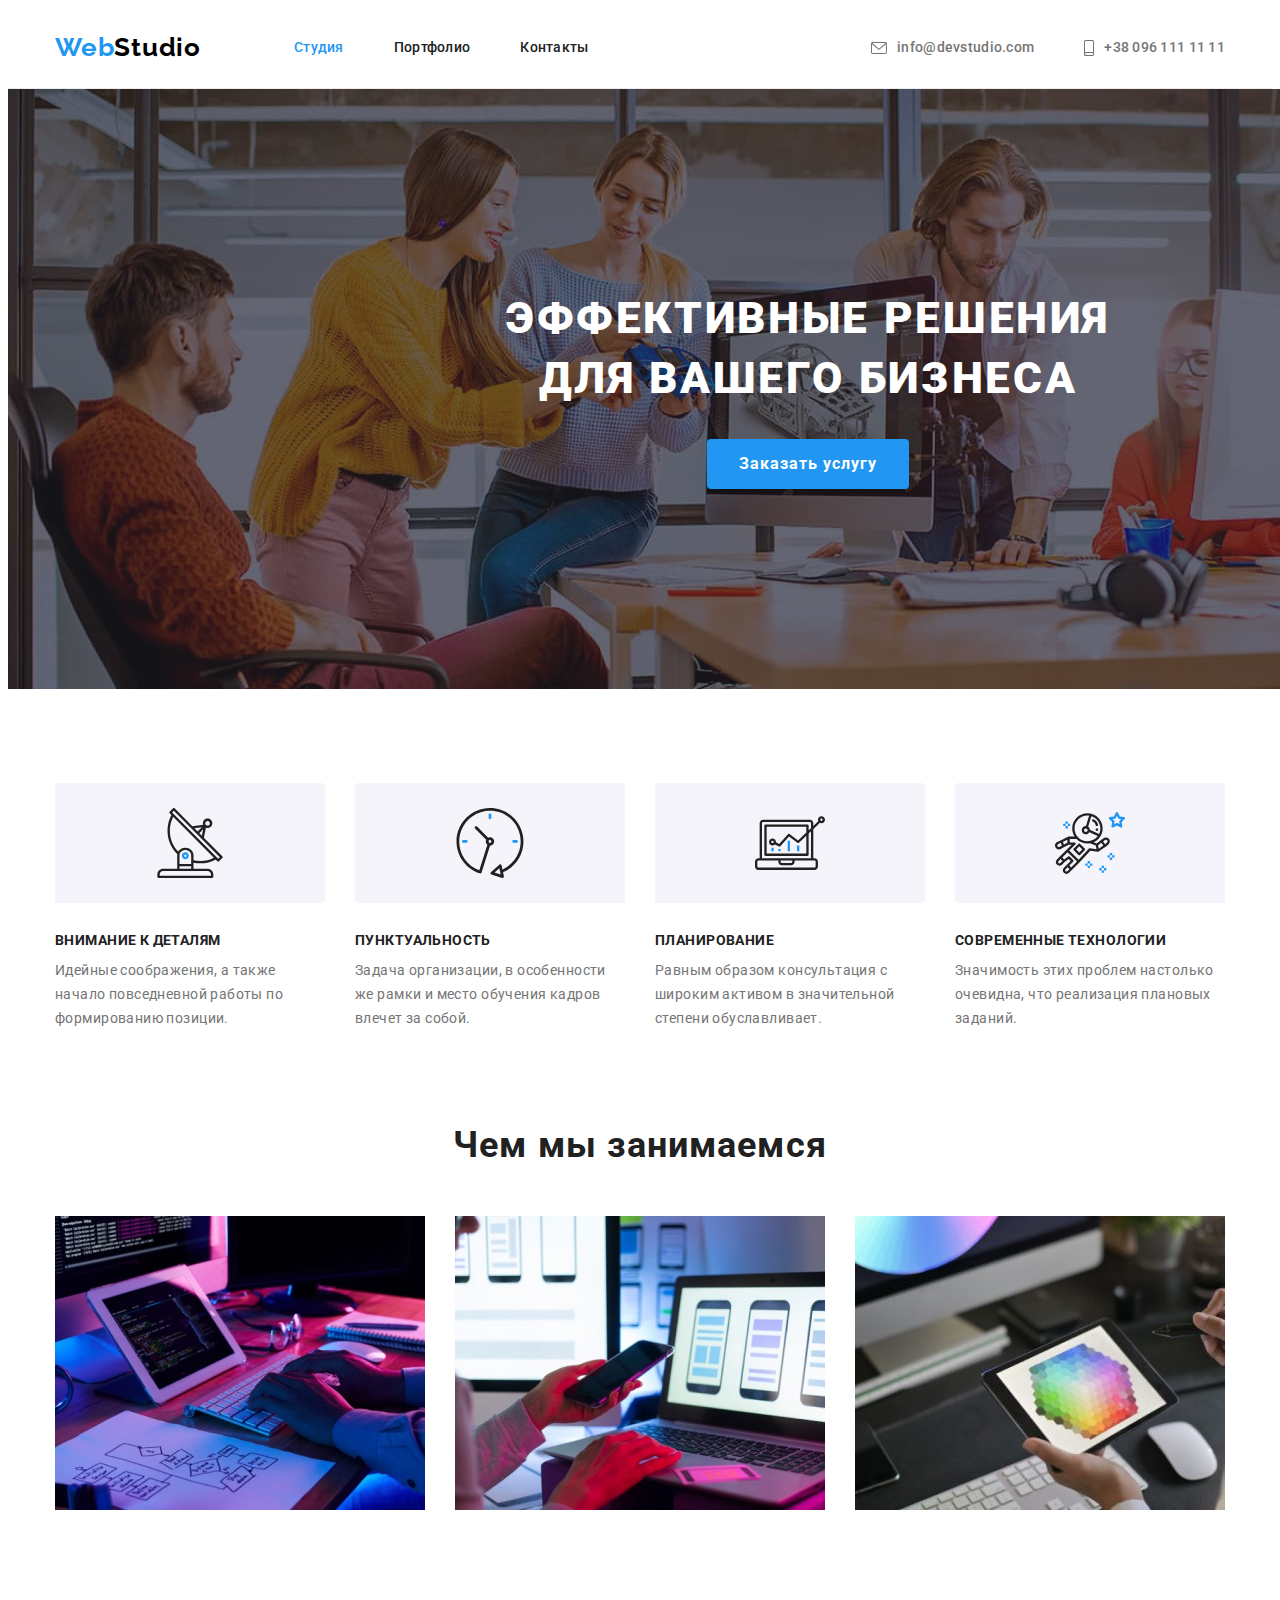
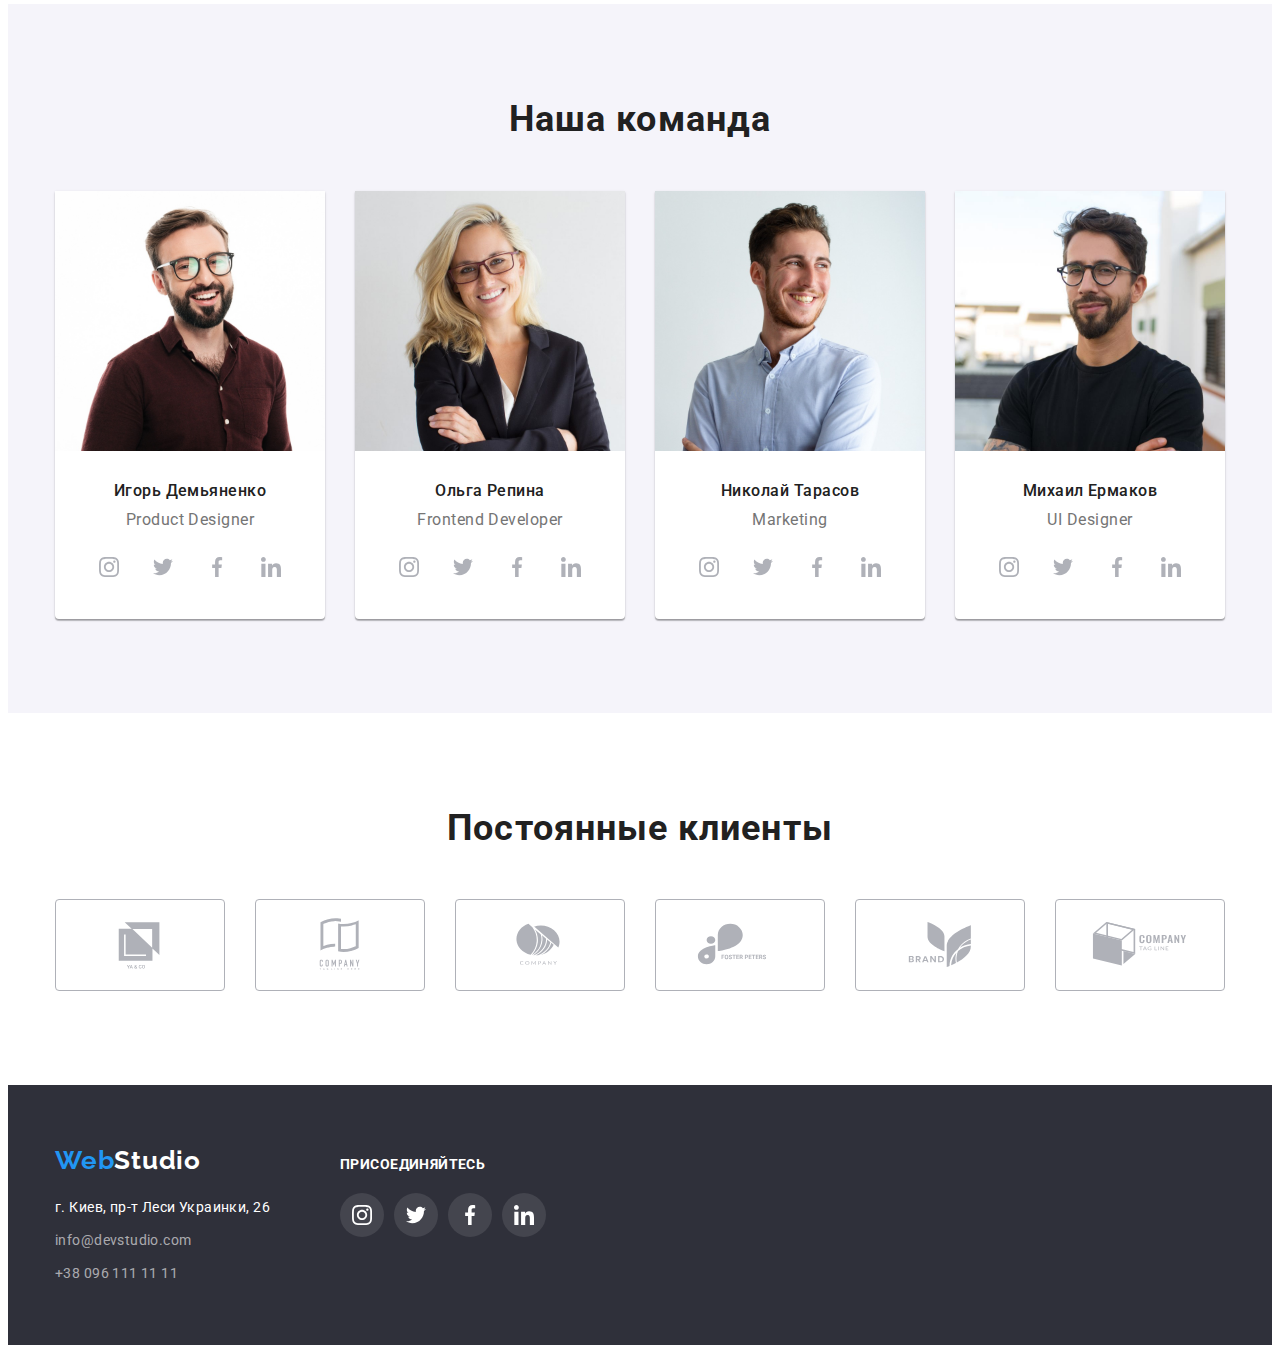
<file: index.html>
<!DOCTYPE html>
<html lang="ru">
    <head>
        <meta charset="UTF-8" />
        <meta http-equiv="X-UA-Compatible" content="IE=edge" />
        <meta name="viewport" content="width=device-width, initial-scale=1.0" />
        <title>Document</title>
        <link rel="preconnect" href="https://fonts.googleapis.com" />
        <link rel="preconnect" href="https://fonts.gstatic.com" crossorigin />
        <link href="https://fonts.googleapis.com/css2?family=Raleway:wght@700&family=Roboto:wght@400;500;700;900&display=swap" rel="stylesheet" />
        <link
            rel="stylesheet"
            href="https://cdnjs.cloudflare.com/ajax/libs/modern-normalize/1.1.0/modern-normalize.min.css"
            integrity="sha512-wpPYUAdjBVSE4KJnH1VR1HeZfpl1ub8YT/NKx4PuQ5NmX2tKuGu6U/JRp5y+Y8XG2tV+wKQpNHVUX03MfMFn9Q=="
            crossorigin="anonymous"
            referrerpolicy="no-referrer"
        />
        <link rel="stylesheet" href="./css/styles.css" type="text/css" />
    </head>
    <body>
        <header class="page-header">
            <div class="container header-flex">
                <a class="weblogo" href="./index.html"> <span class="weblogo-head">Web</span><span>Studio</span> </a>
                <nav class="main-nav">
                    <ul class="main-nav-ul list">
                        <li class="main-nav-item"><a class="main-nav-link active" href="./index.html">Студия</a></li>
                        <li class="main-nav-item"><a class="main-nav-link" href="./portfolio.html">Портфолио</a></li>
                        <li class="main-nav-item"><a class="main-nav-link" href="#">Контакты</a></li>
                    </ul>
                </nav>
                <ul class="main-nav-ul-contacts list">
                    <li class="main-nav-item">
                        <a class="header-contacts header-contacts-icons-link" href="mailto:info@devstudio.com">
                            <svg width="16" height="12" class="hdr-cont-icon">
                                <use href="./images/icons.svg#icon-envelope"></use>
                            </svg>
                            info@devstudio.com</a
                        >
                    </li>
                    <li class="main-nav-item">
                        <a class="header-contacts header-contacts-icons-link" href="tel:380961111111">
                            <svg width="10" height="16" class="hdr-cont-icon">
                                <use href="./images/icons.svg#icon-phone"></use>
                            </svg>
                            +38 096 111 11 11</a
                        >
                    </li>
                </ul>
            </div>
        </header>
        <main class="main-content">
            <section class="section hero">
                <div class="container">
                    <h1 class="main-title">Эффективные решения для вашего бизнеса</h1>
                    <input class="order" type="button" value="Заказать услугу" />
                </div>
            </section>
            <!-- Benefits -->
            <section class="section section-benefits">
                <div class="container">
                    <ul class="list benefits">
                        <li class="benefits-list">
                            <div class="conntainer-benefits-icons">
                                <svg width="70" height="70" class="icons-benefits">
                                    <use href="./images/icons.svg#icon-antenna"></use>
                                </svg>
                            </div>
                            <h3 class="benefits-header">Внимание к деталям</h3>
                            <p class="benefits-text">Идейные соображения, а также начало повседневной работы по формированию позиции.</p>
                        </li>
                        <li class="benefits-list">
                            <div class="conntainer-benefits-icons">
                                <svg width="70" height="70" class="icons-benefits">
                                    <use href="./images/icons.svg#icon-clock"></use>
                                </svg>
                            </div>
                            <h3 class="benefits-header">Пунктуальность</h3>
                            <p class="benefits-text">Задача организации, в особенности же рамки и место обучения кадров влечет за собой.</p>
                        </li>
                        <li class="benefits-list">
                            <div class="conntainer-benefits-icons">
                                <svg width="70" height="70" class="icons-benefits">
                                    <use href="./images/icons.svg#icon-diagram"></use>
                                </svg>
                            </div>
                            <h3 class="benefits-header">Планирование</h3>
                            <p class="benefits-text">Равным образом консультация с широким активом в значительной степени обуславливает.</p>
                        </li>
                        <li class="benefits-list">
                            <div class="conntainer-benefits-icons">
                                <svg width="70" height="70" class="icons-benefits">
                                    <use href="./images/icons.svg#icon-astronaut"></use>
                                </svg>
                            </div>
                            <h3 class="benefits-header">Современные технологии</h3>
                            <p class="benefits-text">Значимость этих проблем настолько очевидна, что реализация плановых заданий.</p>
                        </li>
                    </ul>
                </div>
            </section>
            <!-- Speciality -->
            <section class="section speciality">
                <div class="container">
                    <h2 class="speciality-header">Чем мы занимаемся</h2>
                    <ul class="list speciality-list">
                        <li class="speciality-item">
                            <img
                                class="speciality-image"
                                src="./images/whatdowedo1.jpg"
                                width="370"
                                height="294"
                                alt="application code development"
                            />
                        </li>
                        <li class="speciality-item">
                            <img
                                class="speciality-image"
                                src="./images/whatdowedo2.jpg"
                                width="370"
                                height="294"
                                alt="development of adaptive design for smartphones"
                            />
                        </li>
                        <li class="speciality-item">
                            <img class="speciality-image" src="./images/whatdowedo3.jpg" width="370" height="294" alt="choice of color palette" />
                        </li>
                    </ul>
                </div>
            </section>
            <!-- Team -->
            <section class="section team">
                <div class="container">
                    <h2 class="team-header">Наша команда</h2>
                    <ul class="list team-list">
                        <li class="team-card">
                            <img class="team-card-image" src="./images/team1.jpg" width="270" height="260" alt="Игорь Демьяненко" />
                            <div class="team-card-text-container">
                                <h3 class="full-name">Игорь Демьяненко</h3>
                                <p class="team-card-text" lang="en">Product Designer</p>

                                <ul class="soc-link-list">
                                    <li class="list soc-link-item">
                                        <a class="soc-link" href="#">
                                            <svg width="20" height="20" class="envelope-icon">
                                                <use href="./images/icons.svg#icon-instagram"></use>
                                            </svg>
                                        </a>
                                    </li>
                                    <li class="list soc-link-item">
                                        <a class="soc-link" href="#">
                                            <svg width="20" height="20" class="envelope-icon">
                                                <use href="./images/icons.svg#icon-twitter"></use>
                                            </svg>
                                        </a>
                                    </li>
                                    <li class="list soc-link-item">
                                        <a class="soc-link" href="#">
                                            <svg width="20" height="20" class="envelope-icon">
                                                <use href="./images/icons.svg#icon-facebook"></use>
                                            </svg>
                                        </a>
                                    </li>
                                    <li class="list soc-link-item">
                                        <a class="soc-link" href="#">
                                            <svg width="20" height="20" class="envelope-icon">
                                                <use href="./images/icons.svg#icon-linkedin"></use>
                                            </svg>
                                        </a>
                                    </li>
                                </ul>
                            </div>
                        </li>
                        <li class="team-card">
                            <img class="team-card-image" src="./images/team2.jpg" width="270" height="260" alt="Ольга Репина" />
                            <div class="team-card-text-container">
                                <h3 class="full-name">Ольга Репина</h3>
                                <p class="team-card-text" lang="en">Frontend Developer</p>

                                <ul class="soc-link-list">
                                    <li class="list soc-link-item">
                                        <a class="soc-link" href="#">
                                            <svg width="20" height="20" class="envelope-icon">
                                                <use href="./images/icons.svg#icon-instagram"></use>
                                            </svg>
                                        </a>
                                    </li>
                                    <li class="list soc-link-item">
                                        <a class="soc-link" href="#">
                                            <svg width="20" height="20" class="envelope-icon">
                                                <use href="./images/icons.svg#icon-twitter"></use>
                                            </svg>
                                        </a>
                                    </li>
                                    <li class="list soc-link-item">
                                        <a class="soc-link" href="#">
                                            <svg width="20" height="20" class="envelope-icon">
                                                <use href="./images/icons.svg#icon-facebook"></use>
                                            </svg>
                                        </a>
                                    </li>
                                    <li class="list soc-link-item">
                                        <a class="soc-link" href="#">
                                            <svg width="20" height="20" class="envelope-icon">
                                                <use href="./images/icons.svg#icon-linkedin"></use>
                                            </svg>
                                        </a>
                                    </li>
                                </ul>
                            </div>
                        </li>
                        <li class="team-card">
                            <img class="team-card-image" src="./images/team3.jpg" width="270" height="260" alt="Николай Тарасов" />
                            <div class="team-card-text-container">
                                <h3 class="full-name">Николай Тарасов</h3>
                                <p class="team-card-text" lang="en">Marketing</p>

                                <ul class="soc-link-list">
                                    <li class="list soc-link-item">
                                        <a class="soc-link" href="#">
                                            <svg width="20" height="20" class="envelope-icon">
                                                <use href="./images/icons.svg#icon-instagram"></use>
                                            </svg>
                                        </a>
                                    </li>
                                    <li class="list soc-link-item">
                                        <a class="soc-link" href="#">
                                            <svg width="20" height="20" class="envelope-icon">
                                                <use href="./images/icons.svg#icon-twitter"></use>
                                            </svg>
                                        </a>
                                    </li>
                                    <li class="list soc-link-item">
                                        <a class="soc-link" href="#">
                                            <svg width="20" height="20" class="envelope-icon">
                                                <use href="./images/icons.svg#icon-facebook"></use>
                                            </svg>
                                        </a>
                                    </li>
                                    <li class="list soc-link-item">
                                        <a class="soc-link" href="#">
                                            <svg width="20" height="20" class="envelope-icon">
                                                <use href="./images/icons.svg#icon-linkedin"></use>
                                            </svg>
                                        </a>
                                    </li>
                                </ul>
                            </div>
                        </li>
                        <li class="team-card">
                            <img class="team-card-image" src="./images/team4.jpg" width="270" height="260" alt="Михаил Ермаков" />
                            <div class="team-card-text-container">
                                <h3 class="full-name">Михаил Ермаков</h3>
                                <p class="team-card-text" lang="en">UI Designer</p>

                                <ul class="soc-link-list">
                                    <li class="list soc-link-item">
                                        <a class="soc-link" href="#">
                                            <svg width="20" height="20" class="envelope-icon">
                                                <use href="./images/icons.svg#icon-instagram"></use>
                                            </svg>
                                        </a>
                                    </li>
                                    <li class="list soc-link-item">
                                        <a class="soc-link" href="#">
                                            <svg width="20" height="20" class="envelope-icon">
                                                <use href="./images/icons.svg#icon-twitter"></use>
                                            </svg>
                                        </a>
                                    </li>
                                    <li class="list soc-link-item">
                                        <a class="soc-link" href="#">
                                            <svg width="20" height="20" class="envelope-icon">
                                                <use href="./images/icons.svg#icon-facebook"></use>
                                            </svg>
                                        </a>
                                    </li>
                                    <li class="list soc-link-item">
                                        <a class="soc-link" href="#">
                                            <svg width="20" height="20" class="envelope-icon">
                                                <use href="./images/icons.svg#icon-linkedin"></use>
                                            </svg>
                                        </a>
                                    </li>
                                </ul>
                            </div>
                        </li>
                    </ul>
                </div>
            </section>
            <section class="regular-customers section">
                <div class="container">
                    <h2 class="regular-customers-header">Постоянные клиенты</h2>
                    <ul class="list-regular-customers list">
                        <li class="item-customer-logo">
                            <a href="#" class="client-link">
                                <svg width="106" height="60" class="icons-benefits">
                                    <use href="./images/icons.svg#icon-logo-1"></use>
                                </svg>
                            </a>
                        </li>
                        <li class="item-customer-logo">
                            <a href="#" class="client-link">
                                <svg width="106" height="60" class="icons-benefits">
                                    <use href="./images/icons.svg#icon-logo-2"></use>
                                </svg>
                            </a>
                        </li>
                        <li class="item-customer-logo">
                            <a href="#" class="client-link">
                                <svg width="106" height="60" class="icons-benefits">
                                    <use href="./images/icons.svg#icon-logo-3"></use>
                                </svg>
                            </a>
                        </li>
                        <li class="item-customer-logo">
                            <a href="#" class="client-link">
                                <svg width="106" height="60" class="icons-benefits">
                                    <use href="./images/icons.svg#icon-logo-4"></use>
                                </svg>
                            </a>
                        </li>
                        <li class="item-customer-logo">
                            <a href="#" class="client-link">
                                <svg width="106" height="60" class="icons-benefits">
                                    <use href="./images/icons.svg#icon-logo-5"></use>
                                </svg>
                            </a>
                        </li>
                        <li class="item-customer-logo">
                            <a href="#" class="client-link">
                                <svg width="106" height="60" class="icons-benefits">
                                    <use href="./images/icons.svg#icon-logo-6"></use>
                                </svg>
                            </a>
                        </li>
                    </ul>
                </div>
            </section>
        </main>
        <!-- Footer -->
        <footer>
            <div class="container footer-flex">
                <div>
                    <a class="weblogo-link" href="./index.html"> <span class="weblogo-head">Web</span><span class="weblogo-footer">Studio</span> </a>
                    <address class="footer-address">
                        <p class="footer-address-text">г. Киев, пр-т Леси Украинки, 26</p>
                        <ul class="list">
                            <li class="footer-contacts-item"><a class="footer-contacts" href="mailto:info@devstudio.com">info@devstudio.com</a></li>
                            <li class="footer-contacts-item"><a class="footer-contacts" href="tel:380961111111">+38 096 111 11 11</a></li>
                        </ul>
                    </address>
                </div>
                <div class="footer-social-links-container">
                    <p class="join">присоединяйтесь</p>
                    <ul class="soc-link-list-footer list">
                        <li class="list">
                            <a class="soc-link-footer" href="#">
                                <svg width="20" height="20" class="envelope-icon">
                                    <use href="./images/icons.svg#icon-instagram"></use>
                                </svg>
                            </a>
                        </li>
                        <li class="list">
                            <a class="soc-link-footer" href="#">
                                <svg width="20" height="20" class="envelope-icon">
                                    <use href="./images/icons.svg#icon-twitter"></use>
                                </svg>
                            </a>
                        </li>
                        <li class="list">
                            <a class="soc-link-footer" href="#">
                                <svg width="20" height="20" class="envelope-icon">
                                    <use href="./images/icons.svg#icon-facebook"></use>
                                </svg>
                            </a>
                        </li>
                        <li class="list">
                            <a class="soc-link-footer" href="#">
                                <svg width="20" height="20" class="envelope-icon">
                                    <use href="./images/icons.svg#icon-linkedin"></use>
                                </svg>
                            </a>
                        </li>
                    </ul>
                </div>
            </div>
        </footer>
    </body>
</html>
</file>
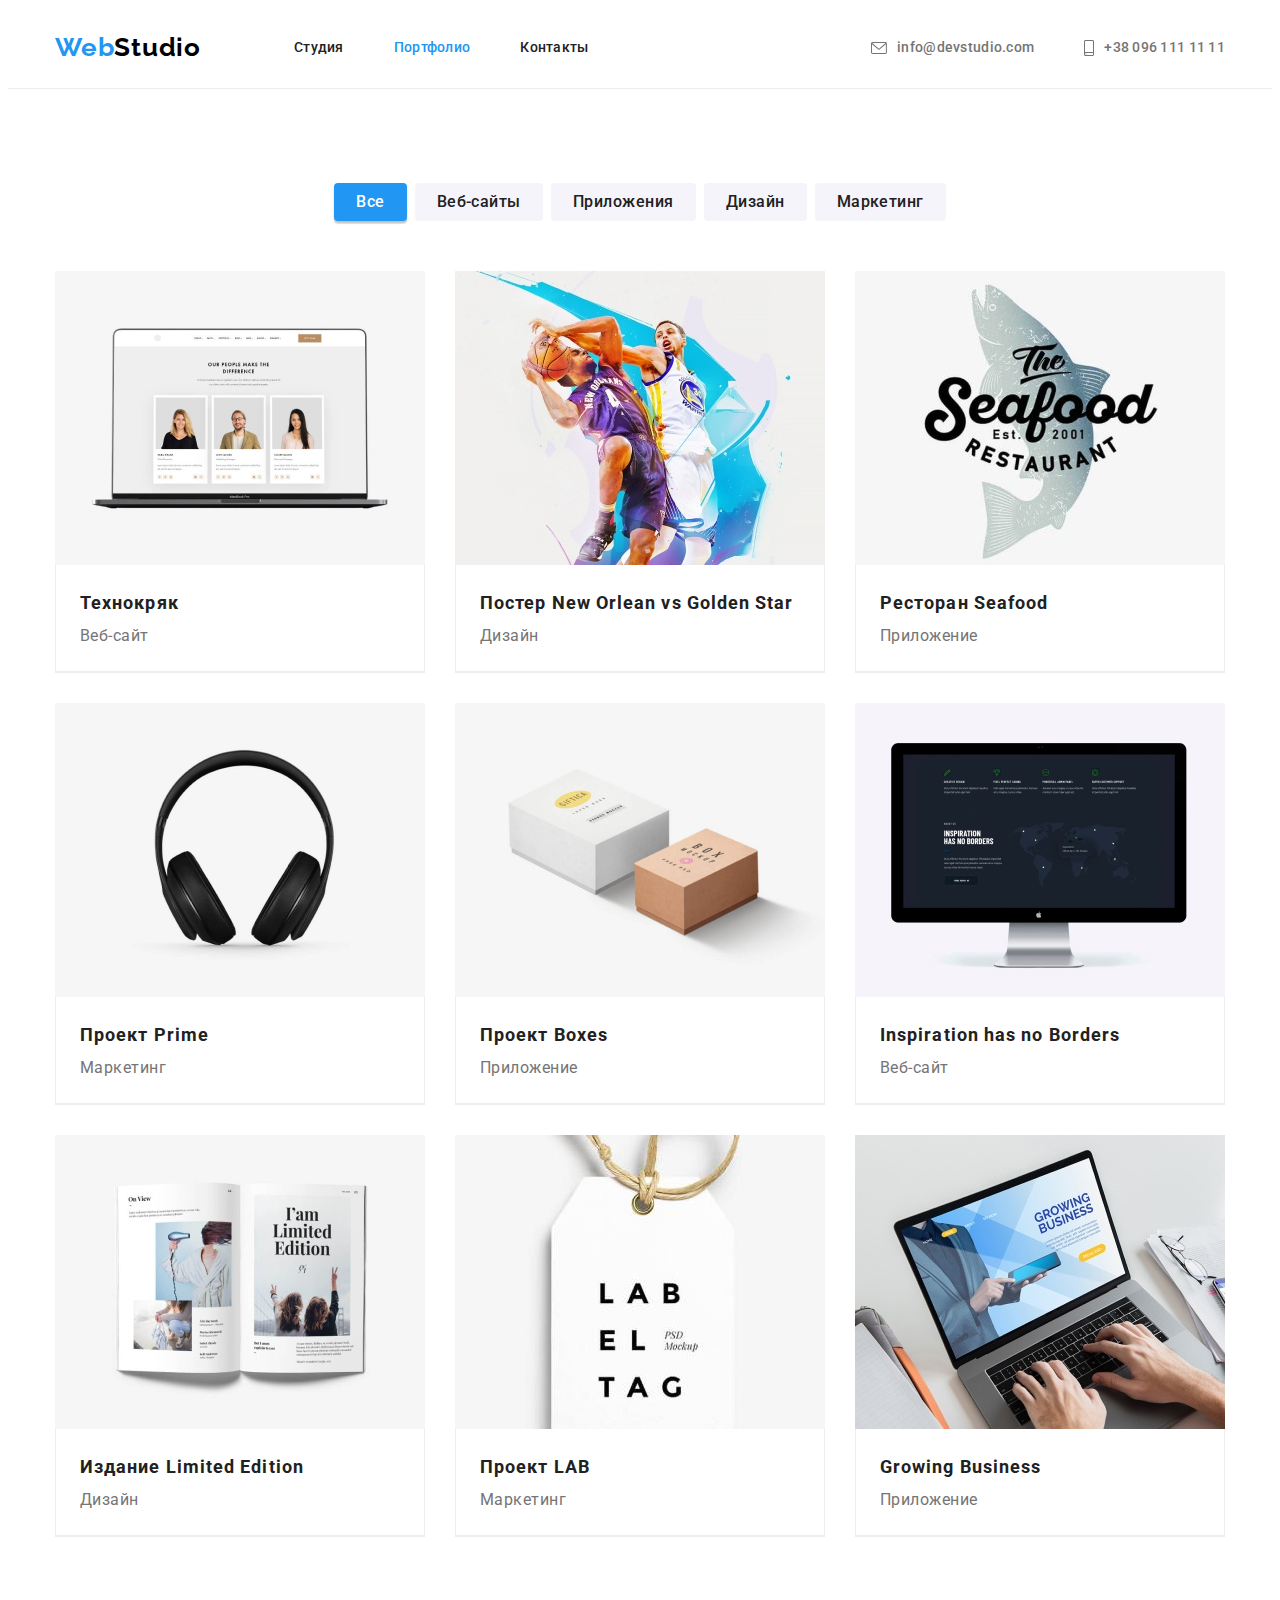
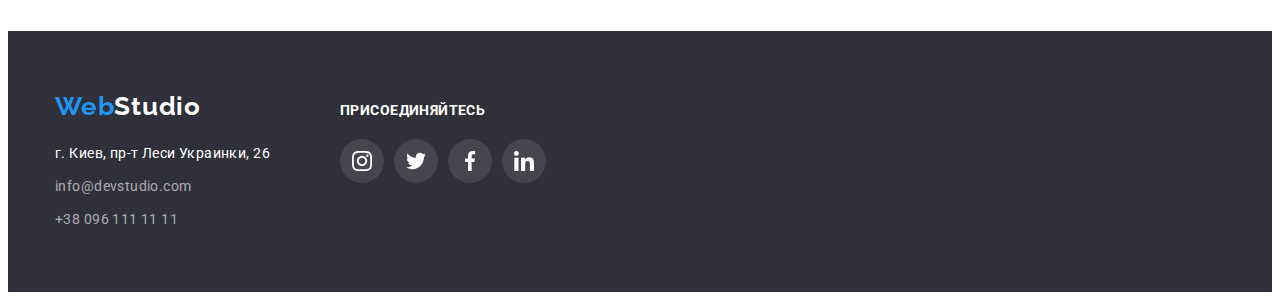
<file: portfolio.html>
<!DOCTYPE html>
<html lang="ru">
    <head>
        <meta charset="UTF-8" />
        <meta http-equiv="X-UA-Compatible" content="IE=edge" />
        <meta name="viewport" content="width=device-width, initial-scale=1.0" />
        <title>Document</title>
        <link rel="preconnect" href="https://fonts.googleapis.com" />
        <link rel="preconnect" href="https://fonts.gstatic.com" crossorigin />
        <link href="https://fonts.googleapis.com/css2?family=Raleway:wght@700&family=Roboto:wght@400;500;700;900&display=swap" rel="stylesheet" />
        <link
            rel="stylesheet"
            href="https://cdnjs.cloudflare.com/ajax/libs/modern-normalize/1.1.0/modern-normalize.min.css"
            integrity="sha512-wpPYUAdjBVSE4KJnH1VR1HeZfpl1ub8YT/NKx4PuQ5NmX2tKuGu6U/JRp5y+Y8XG2tV+wKQpNHVUX03MfMFn9Q=="
            crossorigin="anonymous"
            referrerpolicy="no-referrer"
        />
        <link rel="stylesheet" href="./css/styles.css" type="text/css" />
    </head>
    <body>
        <header class="page-header">
            <div class="container header-flex">
                <a class="weblogo" href="./index.html"> <span class="weblogo-head">Web</span><span>Studio</span> </a>
                <nav class="main-nav">
                    <ul class="main-nav-ul list">
                        <li class="main-nav-item"><a class="main-nav-link" href="./index.html">Студия</a></li>
                        <li class="main-nav-item"><a class="main-nav-link active" href="./portfolio.html">Портфолио</a></li>
                        <li class="main-nav-item"><a class="main-nav-link" href="#">Контакты</a></li>
                    </ul>
                </nav>
                <ul class="main-nav-ul-contacts list">
                    <li class="main-nav-item">
                        <a class="header-contacts header-contacts-icons-link" href="mailto:info@devstudio.com">
                            <svg width="16" height="12" class="hdr-cont-icon">
                                <use href="./images/icons.svg#icon-envelope"></use>
                            </svg>
                            info@devstudio.com</a
                        >
                    </li>
                    <li class="main-nav-item">
                        <a class="header-contacts header-contacts-icons-link" href="tel:380961111111">
                            <svg width="10" height="16" class="hdr-cont-icon">
                                <use href="./images/icons.svg#icon-phone"></use>
                            </svg>
                            +38 096 111 11 11</a
                        >
                    </li>
                </ul>
            </div>
        </header>
        <main class="main-content">
            <section class="portfolio section">
                <div class="container">
                    <h1 class="visually-hidden">Портфолио</h1>
                    <ul class="list filter">
                        <li class="filter-item"><button class="filters-buttons selected">Все</button></li>
                        <li class="filter-item"><button class="filters-buttons">Веб-сайты</button></li>
                        <li class="filter-item"><button class="filters-buttons">Приложения</button></li>
                        <li class="filter-item"><button class="filters-buttons">Дизайн</button></li>
                        <li class="filter-item"><button class="filters-buttons">Маркетинг</button></li>
                    </ul>

                    <ul class="list portfolio-list">
                        <li class="portfolio-item">
                            <a href="#" class="portfolio-link">
                                <img src="./images/portfolio/img.jpg" alt="Изображение проекта Технокряк" width="370" height="294" />
                                <div class="portfolio-card-text">
                                    <h2 class="portfolio-headers">Технокряк</h2>
                                    <p class="porfolio-desc">Веб-сайт</p>
                                </div>
                            </a>
                        </li>
                        <li class="portfolio-item">
                            <a href="#" class="portfolio-link">
                                <img
                                    src="./images/portfolio/img-1.jpg"
                                    alt="Изображение проекта Постер New Orlean vs Golden Star"
                                    width="370"
                                    height="294"
                                />
                                <div class="portfolio-card-text">
                                    <h2 class="portfolio-headers">Постер <span lang="en">New Orlean vs Golden Star</span></h2>
                                    <p class="porfolio-desc">Дизайн</p>
                                </div>
                            </a>
                        </li>
                        <li class="portfolio-item">
                            <a href="#" class="portfolio-link">
                                <img src="./images/portfolio/img-2.jpg" alt="Изображение проекта Ресторан Seafood" width="370" height="294" />
                                <div class="portfolio-card-text">
                                    <h2 class="portfolio-headers">Ресторан <span lang="en">Seafood</span></h2>
                                    <p class="porfolio-desc">Приложение</p>
                                </div>
                            </a>
                        </li>
                        <li class="portfolio-item">
                            <a href="#" class="portfolio-link">
                                <img src="./images/portfolio/img-3.jpg" alt="Изображение проекта роект Prime" width="370" height="294" />
                                <div class="portfolio-card-text">
                                    <h2 class="portfolio-headers">Проект <span lang="en">Prime</span></h2>
                                    <p class="porfolio-desc">Маркетинг</p>
                                </div>
                            </a>
                        </li>
                        <li class="portfolio-item">
                            <a href="#" class="portfolio-link">
                                <img src="./images/portfolio/img-4.jpg" alt="Изображение проекта Boxes" width="370" height="294" />
                                <div class="portfolio-card-text">
                                    <h2 class="portfolio-headers">Проект <span lang="en">Boxes</span></h2>
                                    <p class="porfolio-desc">Приложение</p>
                                </div>
                            </a>
                        </li>
                        <li class="portfolio-item">
                            <a href="#" class="portfolio-link">
                                <img
                                    src="./images/portfolio/img-5.jpg"
                                    alt="Изображение проекта Inspiration has no Borders"
                                    width="370"
                                    height="294"
                                />
                                <div class="portfolio-card-text">
                                    <h2 class="portfolio-headers" lang="en">Inspiration has no Borders</h2>
                                    <p class="porfolio-desc">Веб-сайт</p>
                                </div>
                            </a>
                        </li>
                        <li class="portfolio-item">
                            <a href="#" class="portfolio-link">
                                <img src="./images/portfolio/img-6.jpg" alt="Изображение проекта Издание Limited Edition" width="370" height="294" />
                                <div class="portfolio-card-text">
                                    <h2 class="portfolio-headers">Издание <span lang="en">Limited Edition</span></h2>
                                    <p class="porfolio-desc">Дизайн</p>
                                </div>
                            </a>
                        </li>
                        <li class="portfolio-item">
                            <a href="#" class="portfolio-link">
                                <img src="./images/portfolio/img-7.jpg" alt="Изображение проекта LAB" width="370" height="294" />
                                <div class="portfolio-card-text">
                                    <h2 class="portfolio-headers">Проект <span lang="en">LAB</span></h2>
                                    <p class="porfolio-desc">Маркетинг</p>
                                </div>
                            </a>
                        </li>
                        <li class="portfolio-item">
                            <a href="#" class="portfolio-link">
                                <img src="./images/portfolio/img-8.jpg" alt="Изображение проекта Growing Business" width="370" height="294" />
                                <div class="portfolio-card-text">
                                    <h2 class="portfolio-headers" lang="en">Growing Business</h2>
                                    <p class="porfolio-desc">Приложение</p>
                                </div>
                            </a>
                        </li>
                    </ul>
                </div>
            </section>
        </main>
        <!-- Footer -->
        <footer>
            <div class="container footer-flex">
                <div>
                    <a class="weblogo-link" href="./index.html"> <span class="weblogo-head">Web</span><span class="weblogo-footer">Studio</span> </a>
                    <address class="footer-address">
                        <p class="footer-address-text">г. Киев, пр-т Леси Украинки, 26</p>
                        <ul class="list">
                            <li class="footer-contacts-item"><a class="footer-contacts" href="mailto:info@devstudio.com">info@devstudio.com</a></li>
                            <li class="footer-contacts-item"><a class="footer-contacts" href="tel:380961111111">+38 096 111 11 11</a></li>
                        </ul>
                    </address>
                </div>
                <div class="footer-social-links-container">
                    <p class="join">присоединяйтесь</p>
                    <ul class="soc-link-list-footer list">
                        <li class="list">
                            <a class="soc-link-footer" href="#">
                                <svg width="20" height="20" class="envelope-icon">
                                    <use href="./images/icons.svg#icon-instagram"></use>
                                </svg>
                            </a>
                        </li>
                        <li class="list">
                            <a class="soc-link-footer" href="#">
                                <svg width="20" height="20" class="envelope-icon">
                                    <use href="./images/icons.svg#icon-twitter"></use>
                                </svg>
                            </a>
                        </li>
                        <li class="list">
                            <a class="soc-link-footer" href="#">
                                <svg width="20" height="20" class="envelope-icon">
                                    <use href="./images/icons.svg#icon-facebook"></use>
                                </svg>
                            </a>
                        </li>
                        <li class="list">
                            <a class="soc-link-footer" href="#">
                                <svg width="20" height="20" class="envelope-icon">
                                    <use href="./images/icons.svg#icon-linkedin"></use>
                                </svg>
                            </a>
                        </li>
                    </ul>
                </div>
            </div>
        </footer>
    </body>
</html>
</file>
<file: css/styles.css>
:root {
    --body-background-color: #ffffff;
    --headings-text-color-default: #212121;
    --header-border-color: #ececec;
    --text-p-color-default: #757575;
    --links-text-color-hover: #2196f3;
    --main-button-background-color-default: #2196f3;
    --button-background-color-default: #f5f4fa;
    --buttons-background-color-hover: #188ce8;
    --buttons-text-color: #ffffff;
    --links-text-color-default: #212121;
    --border-item-list-color: #eeeeee;
    --background-item-list-color: #ffffff;
    --weblogo-color: #000;
    --weblogo-footer-color: #ffffff;
    --weblogo-half-color: #2196f3;
    --main-title-text-color: #fff;
    --hero-background-color: #2f303a;
    --team-section-background-color: #f5f4fa;
    --benefits-icons-background-color: #f5f4fa;
    --team-card-background-color: #ffffff;
    --footer-background-color: #2f303a;
    --footer-address-text-color: #ffffff;
    --footer-contacts-link-color: rgba(255, 255, 255, 0.6);
    --border-regular-customers-icons: #afb1b8;
    --soc-links-background-hover: #2196f3;
    --default-color-soc-lincs-icons: #afb1b8;
    --default-color-clients-icons: #afb1b8;
    --customers-hover-fill-color: #2196f3;
    --icons-social-color-hover: #ffffff;
    --soc-links-footer-background-hover: #2196f3;
}

p,
h1,
h2,
h3,
h4,
h5,
h6 {
    margin: 0;
}

html {
    box-sizing: border-box;
}

*,
*::before,
*::after {
    box-sizing: inherit;
}

body {
    font-family: 'Roboto', sans-serif;
    background-color: var(--body-background-color);
}

.container {
    width: 1200px;
    margin-left: auto;
    margin-right: auto;
    padding-left: 15px;
    padding-right: 15px;
}
/* Header */

.page-header {
    border-bottom: 1px solid var(--header-border-color);
}

.header-flex {
    display: flex;
}

/* web logo */
.weblogo {
    display: inline-block;
    font-family: 'Raleway', sans-serif;
    font-weight: 700;
    font-size: 26px;
    line-height: 1.2;
    letter-spacing: 0.03em;
    color: var(--weblogo-color);
    text-decoration: none;
    padding-top: 24px;
    padding-bottom: 24px;
}

.weblogo-footer,
.weblogo-link {
    display: inline-block;
    font-family: 'Raleway', sans-serif;
    font-weight: 700;
    font-size: 26px;
    line-height: 1.2;
    letter-spacing: 0.03em;
    color: var(--weblogo-color);
    text-decoration: none;
}

.weblogo-link {
    margin-bottom: 20px;
}

.weblogo-head {
    color: var(--weblogo-half-color);
}

.list {
    list-style-type: none;
    margin: 0px;
    padding-left: 0;
}

.main-nav {
    margin-left: 93px;
}

.main-nav-ul {
    display: flex;
    /* margin-left: 93px; */
}

.main-nav-ul-contacts {
    display: flex;
    margin-left: auto;
}

.main-nav-item {
    margin-left: 50px;
}

.main-nav-item:first-child {
    margin-left: 0;
}

.main-nav-link {
    display: block;
    padding-top: 32px;
    padding-bottom: 32px;
    text-decoration: none;
    font-weight: 500;
    font-size: 14px;
    line-height: 1.14;
    letter-spacing: 0.02em;
    color: var(--links-text-color-default);
}

.main-nav-link:hover,
.main-nav-link:focus,
.header-contacts:hover,
.header-contacts:focus,
.footer-contacts:hover,
.footer-contacts:focus,
.active {
    color: var(--links-text-color-hover);
}

.hdr-cont-icon {
    fill: currentColor;
    margin-right: 10px;
}

.envelope-container {
    display: flex;
    width: 100%;
    margin: 0;
    padding-top: 2px;
    padding-bottom: 2px;
}

/*--------------------------------------- Header */
.header-contacts.header-contacts-icons-link {
    display: flex;
    align-items: center;
    /* padding: 0; */
}

.header-contacts {
    padding-top: 32px;
    padding-bottom: 32px;
    text-decoration: none;
    font-weight: 500;
    font-size: 14px;
    line-height: 1.14;
    letter-spacing: 0.02em;
    color: var(--text-p-color-default);
}

.main-title {
    width: 696px;
    margin: 0px auto 30px;
    font-family: 'Roboto';
    font-weight: 900;
    font-size: 44px;
    line-height: 1.36;
    text-align: center;
    letter-spacing: 0.06em;
    text-transform: uppercase;
    color: var(--main-title-text-color);
}

.section {
    padding-top: 94px;
    padding-bottom: 94px;
}

.hero {
    height: 600px;
    width: 1600px;
    margin: 0 auto;
    padding-top: 200px;
    padding-bottom: 200px;
    background-color: var(--hero-background-color);
    background-image: linear-gradient(rgba(47, 48, 58, 0.4), rgba(47, 48, 58, 0.4)), url(../images/bg.jpg);
    background-repeat: no-repeat;
    background-position: center;
}

.order {
    display: block;
    padding: 10px 32px;
    margin: 0 auto;
    cursor: pointer;
    background-color: var(--main-button-background-color-default);
    border: 0px;
    box-shadow: 0px 4px 4px rgba(0, 0, 0, 0.15);
    border-radius: 4px;
    font-family: inherit;
    font-weight: 700;
    font-size: 16px;
    line-height: 1.88;
    letter-spacing: 0.06em;
    color: var(--buttons-text-color);
}

.order:hover,
.order:focus {
    background-color: var(--buttons-background-color-hover);
}

/* benefits */

.benefits {
    display: flex;
    gap: 30px;
}

.benefits-header {
    margin-bottom: 10px;
    font-weight: 700;
    font-size: 14px;
    line-height: 1.14;
    letter-spacing: 0.03em;
    text-transform: uppercase;
    color: var(--headings-text-color-default);
}

.benefits-list {
    width: 270px;
}

.conntainer-benefits-icons {
    display: flex;
    justify-content: center;
    align-items: center;
    margin-bottom: 30px;
    height: 120px;
    background-color: var(--benefits-icons-background-color);
    border-radius: 4px;
}

.benefits-text {
    font-size: 14px;
    line-height: 1.7;
    letter-spacing: 0.03em;
    color: var(--text-p-color-default);
}

/* Speciality */

.speciality-list {
    display: flex;
    gap: 30px;
}

.speciality-image,
.portfolio-item img,
.team-card-image {
    display: block;
    max-width: 100%;
    height: auto;
}

/* ----------------------H2 headers-------------------------- */
.speciality-header,
.regular-customers-header,
.team-header {
    text-align: center;
    font-weight: 700;
    font-size: 36px;
    line-height: 1.17;
    letter-spacing: 0.03em;
    color: var(--headings-text-color-default);
    margin-bottom: 50px;
}

/* ---------------------------------------------------------- */

.speciality {
    padding-top: 0;
}

/* Team */

.team {
    background-color: var(--team-section-background-color);
}

.team-list {
    display: flex;
    gap: 30px;
}

.team-card {
    background-color: var(--team-card-background-color);
    box-shadow: 0px 1px 3px rgba(0, 0, 0, 0.12), 0px 1px 1px rgba(0, 0, 0, 0.14), 0px 2px 1px rgba(0, 0, 0, 0.2);
    border-radius: 0px 0px 4px 4px;
}

.team-card-text-container {
    padding-top: 30px;
    padding-bottom: 30px;
}

.full-name {
    margin-bottom: 10px;
    font-weight: 500;
    font-size: 16px;
    line-height: 1.19;
    text-align: center;
    letter-spacing: 0.03em;
    color: var(--headings-text-color-default);
}

.team-card-text {
    font-size: 16px;
    line-height: 1.19;
    text-align: center;
    letter-spacing: 0.03em;
    color: var(--text-p-color-default);
    margin-bottom: 16px;
}

.soc-link-list {
    display: flex;
    gap: 10px;
    padding-left: 0px;
    justify-content: center;
}

.soc-link {
    display: flex;
    width: 44px;
    height: 44px;
    border-radius: 50%;
    justify-content: center;
    align-items: center;
    fill: var(--default-color-soc-lincs-icons);
}

.soc-link:hover,
.soc-link:focus {
    background-color: var(--soc-links-background-hover);
    fill: var(--icons-social-color-hover);
}

/* -------------------Regular-customers------------------------ */

.regular-customers {
    padding-top: 94px;
    padding-bottom: 94px;
}

.list-regular-customers {
    display: flex;
    gap: 30px;
}

.item-customer-logo {
    display: flex;
    justify-content: center;
    width: calc((100% - 150px) / 6);
    height: 92px;
}

.client-link {
    display: flex;
    justify-content: center;
    align-items: center;
    width: 100%;
    border: 1px solid var(--border-regular-customers-icons);
    border-radius: 4px;
    fill: var(--default-color-clients-icons);
}

.client-link:hover,
.client-link:focus {
    border: 1px solid var(--customers-hover-fill-color);
    fill: var(--customers-hover-fill-color);
}

/* -------------------Footer---------------------- */

footer {
    padding-top: 60px;
    padding-bottom: 60px;
    background-color: var(--footer-background-color);
}

.footer-contacts-item {
    margin-bottom: 9px;
}

.footer-contacts-item:last-child {
    margin-bottom: 0;
}

.footer-contacts {
    text-decoration: none;
    font-style: normal;
    font-weight: 400;
    font-size: 14px;
    line-height: 1.7;
    letter-spacing: 0.03em;
    color: var(--footer-contacts-link-color);
}

.footer-address-text {
    font-style: normal;
    font-weight: 400;
    font-size: 14px;
    line-height: 1.7;
    letter-spacing: 0.03em;
    color: var(--footer-address-text-color);
    margin-bottom: 9px;
}

.weblogo-footer {
    color: var(--weblogo-footer-color);
}

.join {
    margin-bottom: 20px;
    text-transform: uppercase;
    font-weight: 700;
    font-size: 14px;
    line-height: 1.14;
    letter-spacing: 0.03em;
    color: var(--footer-address-text-color);
}

.footer-flex {
    display: flex;
    align-items: baseline;
}

.footer-social-links-container {
    margin-left: 70px;
}

.soc-link-list-footer {
    display: flex;
    gap: 10px;
    /* padding-bottom: 30px; */
    padding-left: 0px;
    justify-content: center;
}

.soc-link-footer {
    display: flex;
    width: 44px;
    height: 44px;
    border-radius: 50%;
    justify-content: center;
    align-items: center;
    fill: var(--icons-social-color-hover);
    background-color: rgba(255, 255, 255, 0.1);
}

.soc-link-footer:hover,
.soc-link-footer:focus {
    background-color: var(--soc-links-footer-background-hover);
}

/* -------------------Portfolio------------------- */

.visually-hidden {
    position: absolute;
    width: 1px;
    height: 1px;
    margin: -1px;
    border: 0;
    padding: 0;
    white-space: nowrap;
    clip-path: inset(100%);
    clip: rect(0 0 0 0);
    overflow: hidden;
}

.filters-buttons {
    cursor: pointer;
    border: 0px;
    border-radius: 4px;
    background-color: var(--button-background-color-default);
    font-family: inherit;
    font-weight: 500;
    font-size: 16px;
    line-height: 1.62;
    text-align: center;
    letter-spacing: 0.03em;
    color: var(--links-text-color-default);
    padding-left: 22px;
    padding-right: 22px;
    padding-top: 6px;
    padding-bottom: 6px;
}

.selected,
.filters-buttons:hover,
.filters-buttons:focus {
    background-color: var(--main-button-background-color-default);
    box-shadow: 0px 3px 1px rgba(0, 0, 0, 0.1), 0px 1px 2px rgba(0, 0, 0, 0.08), 0px 2px 2px rgba(0, 0, 0, 0.12);
    border-radius: 4px;
    border: 0px;
    color: var(--buttons-text-color);
}

.portfolio-headers {
    font-weight: 700;
    font-size: 18px;
    line-height: 2;
    letter-spacing: 0.06em;
    color: var(--headings-text-color-default);
}

.porfolio-desc {
    font-size: 16px;
    line-height: 1.88;
    letter-spacing: 0.03em;
    color: var(--text-p-color-default);
}

.portfolio-item {
    background-color: var(--background-item-list-color);
    border-bottom: 1px solid var(--border-item-list-color);
}

.portfolio-link {
    display: block;
    text-decoration: none;
}

.filter {
    display: flex;
    margin-bottom: 50px;
    justify-content: center;
}

.filter-item {
    margin-left: 8px;
}

.filter-item:first-child {
    margin-left: 0px;
}

.portfolio-list {
    display: flex;
    flex-wrap: wrap;
    gap: 30px;
}

.portfolio-card-text {
    padding: 20px 24px;
    border-left: 1px solid var(--border-item-list-color);
    border-right: 1px solid var(--border-item-list-color);
    border-bottom: 1px solid var(--border-item-list-color);
}

.portfolio-link:hover,
.portfolio-link:focus {
    box-shadow: 0px 1px 1px rgba(0, 0, 0, 0.12), 0px 4px 4px rgba(0, 0, 0, 0.06), 1px 4px 6px rgba(0, 0, 0, 0.16);
}
</file>
